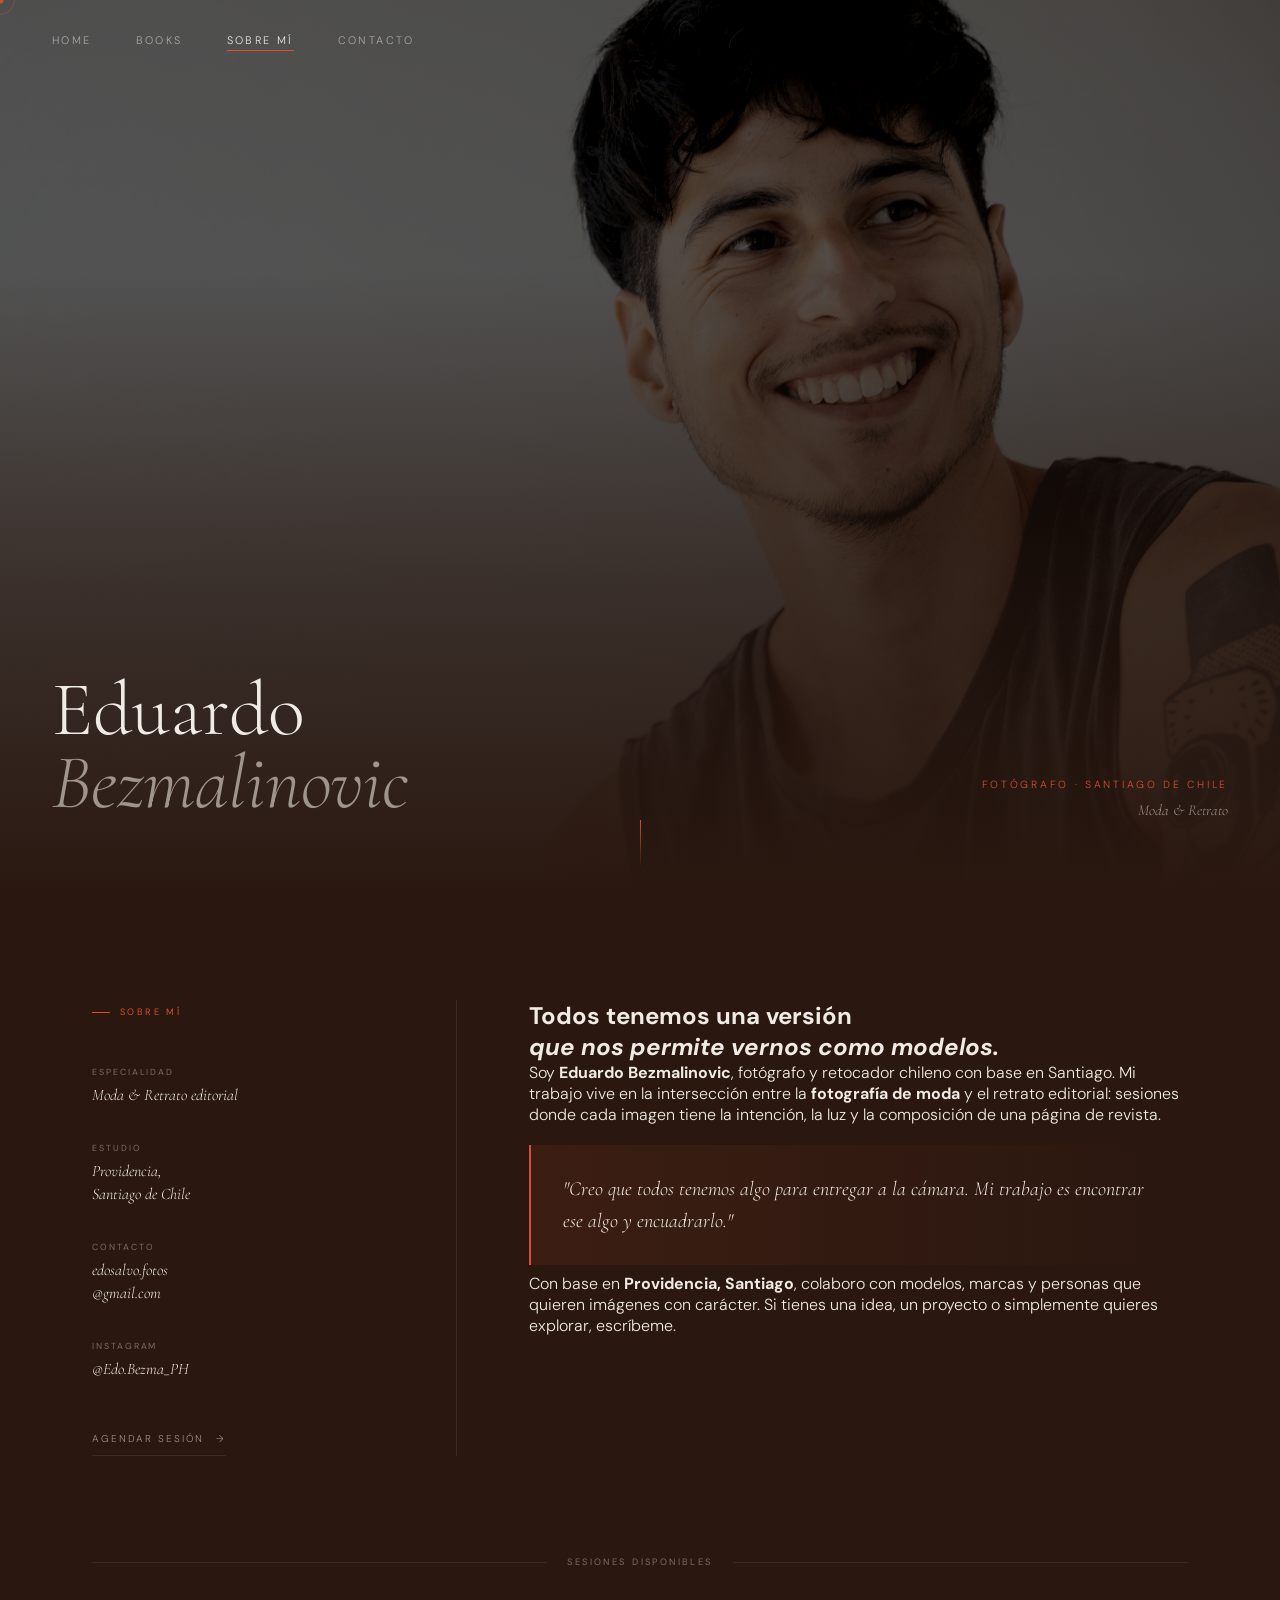
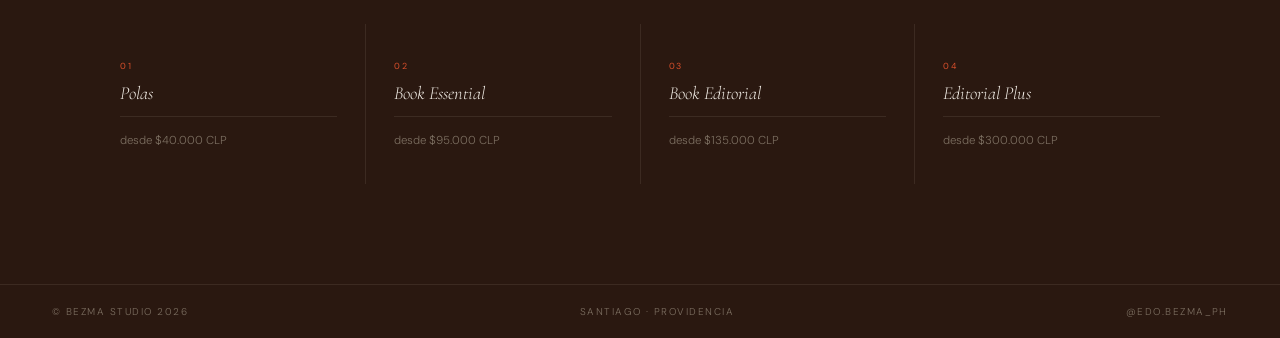
<file: about/index.html>
<!DOCTYPE html>
<html lang="es">
<head>
  <meta charset="UTF-8">
  <meta name="viewport" content="width=device-width, initial-scale=1.0">

  <title>Sobre mí | Bezma Studio — Eduardo Bezmalinovic, Fotógrafo de Moda en Santiago</title>
  <meta name="description" content="Eduardo Bezmalinovic, fotógrafo chileno especializado en moda y retrato en Santiago de Chile. Conoce su visión, su trabajo y el estudio Bezma Studio en Providencia.">
  <link rel="canonical" href="https://bezmastudio.com/about">
  <meta name="robots" content="index, follow">
  <meta name="author" content="Eduardo Bezmalinovic — Bezma Studio">

  <meta property="og:type" content="profile">
  <meta property="og:url" content="https://bezmastudio.com/about">
  <meta property="og:title" content="Sobre mí | Bezma Studio — Eduardo Bezmalinovic">
  <meta property="og:description" content="Fotógrafo chileno especializado en moda y retrato. Sesiones de fotografía editorial en Santiago de Chile.">
  <meta property="og:image" content="https://bezmastudio.com/images/og-cover.jpg">
  <meta property="og:locale" content="es_CL">
  <meta property="og:site_name" content="Bezma Studio">

  <meta name="twitter:card" content="summary_large_image">
  <meta name="twitter:title" content="Sobre mí | Bezma Studio">
  <meta name="twitter:description" content="Eduardo Bezmalinovic, fotógrafo de moda y retrato en Santiago de Chile.">
  <meta name="twitter:image" content="https://bezmastudio.com/images/og-cover.jpg">

  <script type="application/ld+json">
  {
    "@context": "https://schema.org",
    "@type": "ProfilePage",
    "name": "Sobre mí — Eduardo Bezmalinovic",
    "url": "https://bezmastudio.com/about",
    "mainEntity": {
      "@type": "Person",
      "name": "Eduardo Bezmalinovic",
      "jobTitle": "Fotógrafo de Moda y Retrato",
      "description": "Fotógrafo y retocador chileno especializado en fotografía de moda y retrato en Santiago de Chile.",
      "url": "https://bezmastudio.com",
      "email": "edosalvo.fotos@gmail.com",
      "telephone": "+56978979883",
      "image": "https://bezmastudio.com/images/yo.jpg",
      "worksFor": { "@type": "Organization", "name": "Bezma Studio" },
      "address": {
        "@type": "PostalAddress",
        "addressLocality": "Providencia",
        "addressRegion": "Región Metropolitana",
        "addressCountry": "CL"
      },
      "sameAs": ["https://www.instagram.com/edo.bezma_ph/"]
    }
  }
  </script>

  <script type="application/ld+json">
  {
    "@context": "https://schema.org",
    "@type": "BreadcrumbList",
    "itemListElement": [
      { "@type": "ListItem", "position": 1, "name": "Home",     "item": "https://bezmastudio.com/" },
      { "@type": "ListItem", "position": 2, "name": "Sobre mí", "item": "https://bezmastudio.com/about" }
    ]
  }
  </script>

  <link rel="icon" type="image/png" href="/favicon.png">
  <link rel="preconnect" href="https://fonts.googleapis.com">
  <link rel="preconnect" href="https://fonts.gstatic.com" crossorigin>
  <link href="https://fonts.googleapis.com/css2?family=Cormorant+Garamond:ital,wght@0,300;0,400;1,300;1,400;1,500&family=DM+Sans:wght@200;300;400&display=swap" rel="stylesheet">
  <link rel="stylesheet" href="/style.css">

  <style>
    /* ══════════════════════════════════════════
       TOKENS — misma paleta que contact.html
    ══════════════════════════════════════════ */
    :root {
      --bg:          #2a1810;
      --bg-mid:      #3d2118;
      --bg-light:    #4a2b1e;
      --border:       rgba(168,156,140,0.14);
      --border-hover: rgba(168,156,140,0.32);
      --tango:       #d94f2b;
      --tango-dim:   rgba(217,79,43,0.10);
      --olive:       #6b6140;
      --text:        #f0ebe4;
      --text-mid:    rgba(240,235,228,0.58);
      --text-muted:  rgba(168,156,140,0.65);
      --serif:  'Cormorant Garamond', Georgia, serif;
      --sans:   'DM Sans', sans-serif;
      --ease:   cubic-bezier(0.25, 0.1, 0.25, 1);
    }

    /* ── RESET ───────────────────────────── */
    *, *::before, *::after { box-sizing: border-box; margin: 0; padding: 0; }
    html { font-size: 16px; scroll-behavior: smooth; }

    body {
      background: var(--bg);
      color: var(--text);
      font-family: var(--sans);
      font-weight: 300;
      -webkit-font-smoothing: antialiased;
      min-height: 100vh;
      cursor: none;
      overflow-y: auto !important;
    }

    /* ── CURSOR ──────────────────────────── */
    .cursor {
      position: fixed;
      width: 7px; height: 7px;
      background: var(--tango);
      border-radius: 50%;
      pointer-events: none;
      z-index: 9999;
      transform: translate(-50%, -50%);
    }
    .cursor-ring {
      position: fixed;
      width: 30px; height: 30px;
      border: 1px solid rgba(217,79,43,0.4);
      border-radius: 50%;
      pointer-events: none;
      z-index: 9998;
      transform: translate(-50%, -50%);
      transition: width .22s var(--ease), height .22s var(--ease), border-color .22s;
    }
    a, button { cursor: none; }

    /* ── HEADER ──────────────────────────── */
    .site-header {
      position: fixed;
      top: 0; left: 0; right: 0;
      z-index: 100;
      padding: 28px 52px;
    }
    .site-nav ul { list-style: none; display: flex; gap: 44px; }
    .site-nav a {
      font-family: var(--sans);
      font-size: 0.68rem;
      font-weight: 300;
      letter-spacing: 0.22em;
      text-transform: uppercase;
      text-decoration: none;
      color: var(--text-mid);
      transition: color .25s var(--ease);
      padding-bottom: 3px;
    }
    .site-nav a:hover { color: var(--text); }
    .site-nav a[aria-current="page"] {
      color: var(--text);
      border-bottom: 1px solid var(--tango);
    }

    /* ══════════════════════════════════════════
       HERO — imagen full height con texto
    ══════════════════════════════════════════ */
    .about-hero {
      position: relative;
      height: 100vh;
      overflow: hidden;
      display: flex;
      align-items: flex-end;
    }

    .about-hero__img {
      position: absolute;
      inset: 0;
      width: 100%; height: 100%;
      object-fit: cover;
      object-position: center 15%;
      filter: brightness(0.35) contrast(1.1) saturate(0.8);
      transform: scale(1.04);
      transition: transform 12s var(--ease);
    }
    .about-hero:hover .about-hero__img { transform: scale(1.0); }

    /* Gradiente inferior */
    .about-hero::after {
      content: '';
      position: absolute; inset: 0;
      background: linear-gradient(
        to bottom,
        transparent 30%,
        rgba(42,24,16,0.6) 65%,
        var(--bg) 100%
      );
    }

    /* Texto hero */
    .hero-content {
      position: relative;
      z-index: 2;
      padding: 0 52px 80px;
      width: 100%;
      display: flex;
      align-items: flex-end;
      justify-content: space-between;
      gap: 40px;
    }

    .hero-name {
      font-family: var(--serif);
      font-size: clamp(3.2rem, 6vw, 6.5rem);
      font-weight: 300;
      line-height: 0.95;
      opacity: 0;
      animation: fadeUp 1s var(--ease) .1s forwards;
    }
    .hero-name em {
      display: block;
      font-style: italic;
      color: var(--text-mid);
    }

    .hero-meta {
      text-align: right;
      opacity: 0;
      animation: fadeUp 1s var(--ease) .3s forwards;
    }
    .hero-meta__role {
      display: block;
      font-size: 0.65rem;
      font-weight: 300;
      letter-spacing: 0.26em;
      text-transform: uppercase;
      color: var(--tango);
      margin-bottom: 8px;
    }
    .hero-meta__location {
      font-family: var(--serif);
      font-size: 0.95rem;
      font-style: italic;
      color: var(--text-mid);
    }

    /* Indicador de scroll */
    .scroll-hint {
      position: absolute;
      bottom: 32px;
      left: 50%;
      transform: translateX(-50%);
      z-index: 3;
      display: flex;
      flex-direction: column;
      align-items: center;
      gap: 8px;
      opacity: 0;
      animation: fadeUp .8s var(--ease) .8s forwards;
    }
    .scroll-hint__line {
      width: 1px;
      height: 48px;
      background: linear-gradient(to bottom, var(--tango), transparent);
      animation: scrollPulse 2s ease-in-out infinite;
    }
    .scroll-hint__label {
      font-size: 0.55rem;
      letter-spacing: 0.24em;
      text-transform: uppercase;
      color: var(--text-muted);
      display: none;
    }

    @keyframes scrollPulse {
      0%, 100% { opacity: 0.4; transform: scaleY(1); }
      50%       { opacity: 1;   transform: scaleY(1.15); }
    }

    /* ══════════════════════════════════════════
       SECCIÓN BIO — layout asimétrico
    ══════════════════════════════════════════ */
    .about-bio {
      display: grid;
      grid-template-columns: 1fr 2fr;
      gap: 0;
      padding: 100px 52px 100px;
      max-width: 1200px;
      margin: 0 auto;
      position: relative;
    }

    /* Columna izquierda — índice + datos */
    .bio-sidebar {
      padding-right: 64px;
      border-right: 1px solid var(--border);
      padding-top: 6px;
    }

    .bio-index {
      font-size: 0.58rem;
      font-weight: 400;
      letter-spacing: 0.26em;
      text-transform: uppercase;
      color: var(--tango);
      display: flex;
      align-items: center;
      gap: 10px;
      margin-bottom: 48px;
      opacity: 0;
      animation: fadeUp .8s var(--ease) .1s forwards;
    }
    .bio-index::before {
      content: '';
      width: 18px; height: 1px;
      background: var(--tango);
    }

    /* Stats / datos clave */
    .bio-stats {
      display: flex;
      flex-direction: column;
      gap: 36px;
    }

    .stat {
      opacity: 0;
      animation: fadeUp .8s var(--ease) forwards;
    }
    .stat:nth-child(1) { animation-delay: .2s; }
    .stat:nth-child(2) { animation-delay: .32s; }
    .stat:nth-child(3) { animation-delay: .44s; }
    .stat:nth-child(4) { animation-delay: .56s; }

    .stat__label {
      font-size: 0.55rem;
      font-weight: 400;
      letter-spacing: 0.22em;
      text-transform: uppercase;
      color: var(--text-muted);
      margin-bottom: 6px;
    }
    .stat__value {
      font-family: var(--serif);
      font-size: 1rem;
      font-weight: 300;
      font-style: italic;
      color: var(--text);
      line-height: 1.4;
    }

    /* CTA en sidebar */
    .sidebar-cta {
      display: inline-flex;
      align-items: center;
      gap: 12px;
      margin-top: 52px;
      text-decoration: none;
      font-size: 0.62rem;
      font-weight: 300;
      letter-spacing: 0.2em;
      text-transform: uppercase;
      color: var(--text-mid);
      border-bottom: 1px solid var(--border);
      padding-bottom: 10px;
      transition: color .25s var(--ease), border-color .25s;
      opacity: 0;
      animation: fadeUp .8s var(--ease) .65s forwards;
    }
    .sidebar-cta:hover {
      color: var(--tango);
      border-color: var(--tango);
    }
    .sidebar-cta__arrow { transition: transform .25s var(--ease); }
    .sidebar-cta:hover .sidebar-cta__arrow { transform: translateX(4px); }

    /* Columna derecha — texto */
    .bio-text {
      padding-left: 72px;
    }

    /* ══════════════════════════════════════════
       BLOQUE DE TEXTO — versión original / rewrite
       Instrucción para Eduardo:
       ─────────────────────────────────────────
       Verás dos bloques de texto aquí:
       1. class="bio-version bio-version--original"  → tu texto actual
       2. class="bio-version bio-version--rewrite"   → mi propuesta

       Para activar el que prefieras:
       - Deja visible el que quieres (sin el comentario)
       - Envuelve el otro en <!-- ... -->
       ─────────────────────────────────────────
    ══════════════════════════════════════════ -->

    <!-- ══════════════════════════════════════
         VERSIÓN A — Texto original de Eduardo
    ══════════════════════════════════════════ -->
    <!-- BORRAR ESTE COMENTARIO PARA ACTIVAR LA VERSIÓN ORIGINAL
    <div class="bio-version bio-version--original">
    </div>
    FIN VERSIÓN ORIGINAL -->

    <!-- ══════════════════════════════════════
         VERSIÓN B — Rewrite profesional (activa por defecto)
    ══════════════════════════════════════════ -->

    .bio-heading {
      font-family: var(--serif);
      font-size: clamp(1.9rem, 2.8vw, 2.8rem);
      font-weight: 300;
      line-height: 1.2;
      margin-bottom: 36px;
      opacity: 0;
      animation: fadeUp .85s var(--ease) .15s forwards;
    }
    .bio-heading em {
      font-style: italic;
      color: var(--text-mid);
    }

    .bio-body {
      display: flex;
      flex-direction: column;
      gap: 28px;
    }

    .bio-body p {
      font-size: 0.88rem;
      font-weight: 300;
      line-height: 1.95;
      color: var(--text-mid);
      opacity: 0;
      animation: fadeUp .85s var(--ease) forwards;
    }
    .bio-body p:nth-child(1) { animation-delay: .25s; }
    .bio-body p:nth-child(2) { animation-delay: .38s; }
    .bio-body p:nth-child(3) { animation-delay: .51s; }

    .bio-body p strong {
      color: var(--text);
      font-weight: 400;
    }

    /* Cita / pull quote */
    .bio-pullquote {
      margin: 20px 0 8px;
      padding: 28px 32px;
      border-left: 2px solid var(--tango);
      background: linear-gradient(to right, var(--tango-dim), transparent);
      opacity: 0;
      animation: fadeUp .85s var(--ease) .6s forwards;
    }
    .bio-pullquote p {
      font-family: var(--serif) !important;
      font-size: 1.25rem !important;
      font-style: italic;
      font-weight: 300 !important;
      color: var(--text) !important;
      line-height: 1.6 !important;
      animation: none !important;
      opacity: 1 !important;
    }

    /* ══════════════════════════════════════════
       SECCIÓN SERVICIOS — visual summary
    ══════════════════════════════════════════ */
    .about-services {
      padding: 0 52px 100px;
      max-width: 1200px;
      margin: 0 auto;
    }

    .services-divider {
      display: flex;
      align-items: center;
      gap: 20px;
      margin-bottom: 56px;
    }
    .services-divider::before,
    .services-divider::after {
      content: '';
      flex: 1;
      height: 1px;
      background: var(--border);
    }
    .services-divider span {
      font-size: 0.58rem;
      font-weight: 400;
      letter-spacing: 0.26em;
      text-transform: uppercase;
      color: var(--text-muted);
    }

    .services-grid {
      display: grid;
      grid-template-columns: repeat(4, 1fr);
      gap: 1px;
      background: var(--border);
    }

    .service-item {
      background: var(--bg);
      padding: 36px 28px;
      display: flex;
      flex-direction: column;
      gap: 10px;
      transition: background .3s var(--ease);
      text-decoration: none;
    }
    .service-item:hover { background: var(--bg-light); }

    .service-item__number {
      font-size: 0.55rem;
      font-weight: 400;
      letter-spacing: 0.2em;
      color: var(--tango);
    }
    .service-item__name {
      font-family: var(--serif);
      font-size: 1.15rem;
      font-weight: 300;
      font-style: italic;
      color: var(--text);
      line-height: 1.3;
    }
    .service-item__price {
      font-size: 0.72rem;
      font-weight: 300;
      color: var(--text-muted);
      margin-top: auto;
      padding-top: 16px;
      border-top: 1px solid var(--border);
    }

    /* ══════════════════════════════════════════
       FOOTER
    ══════════════════════════════════════════ */
    .page-footer {
      padding: 20px 52px;
      border-top: 1px solid var(--border);
      display: flex;
      align-items: center;
      justify-content: space-between;
      font-size: .62rem;
      font-weight: 300;
      letter-spacing: .15em;
      text-transform: uppercase;
      color: var(--text-muted);
    }
    .page-footer a {
      color: inherit;
      text-decoration: none;
      transition: color .2s;
    }
    .page-footer a:hover { color: var(--text); }

    /* ── ANIMACIONES ─────────────────────── */
    @keyframes fadeUp {
      from { opacity: 0; transform: translateY(20px); }
      to   { opacity: 1; transform: translateY(0); }
    }

    /* ── RESPONSIVE ──────────────────────── */
    @media (max-width: 960px) {
      .about-bio {
        grid-template-columns: 1fr;
        padding: 64px 28px;
        gap: 52px;
      }
      .bio-sidebar {
        border-right: none;
        border-bottom: 1px solid var(--border);
        padding-right: 0;
        padding-bottom: 48px;
      }
      .bio-stats { flex-direction: row; flex-wrap: wrap; gap: 28px 48px; }
      .bio-text { padding-left: 0; }

      .hero-content { padding: 0 28px 60px; flex-direction: column; align-items: flex-start; gap: 16px; }
      .hero-meta { text-align: left; }

      .site-header { padding: 20px 28px; }
      .about-services { padding: 0 28px 64px; }
    }

    @media (max-width: 640px) {
      .services-grid { grid-template-columns: repeat(2, 1fr); }
      .site-nav ul { gap: 20px; }
      .page-footer { flex-direction: column; gap: 8px; text-align: center; }
    }

    @media (max-width: 400px) {
      .services-grid { grid-template-columns: 1fr; }
    }
  </style>
</head>

<body class="about-page inner-page is-loading">

  <!-- Cursor -->
  <div class="cursor" id="cursor"></div>
  <div class="cursor-ring" id="cursor-ring"></div>

  <!-- HEADER -->
  <header class="site-header">
    <nav class="site-nav" aria-label="Navegación principal">
      <ul>
        <li><a href="/">Home</a></li>
        <li><a href="/#books">Books</a></li>
        <li><a href="/about" aria-current="page">Sobre mí</a></li>
        <li><a href="/contact">Contacto</a></li>
      </ul>
    </nav>
  </header>

  <main>

    <!-- ════════════════════════════════════════
         HERO — foto full screen
    ════════════════════════════════════════ -->
    <section class="about-hero" aria-label="Eduardo Bezmalinovic — Bezma Studio">

      <!--
        Foto de perfil / retrato tuyo, full screen.
        Reemplaza /images/yo.jpg por la imagen que prefieras.
        Ideal: vertical u horizontal, mín 1440×900px, foco en el rostro/cuerpo.
      -->
      <img class="about-hero__img"
           src="/images/yo3.jpg"
           alt="Eduardo Bezmalinovic — Fotógrafo de moda y retrato, Bezma Studio Santiago"
           loading="eager">

      <div class="hero-content">
        <h1 class="hero-name">
          Eduardo<br>
          <em>Bezmalinovic</em>
        </h1>
        <div class="hero-meta">
          <span class="hero-meta__role">Fotógrafo · Santiago de Chile</span>
          <span class="hero-meta__location">Moda &amp; Retrato</span>
        </div>
      </div>

      <!-- Indicador scroll -->
      <div class="scroll-hint" aria-hidden="true">
        <div class="scroll-hint__line"></div>
        <span class="scroll-hint__label">Scroll</span>
      </div>

    </section>


    <!-- ════════════════════════════════════════
         BIO — texto asimétrico
    ════════════════════════════════════════ -->
    <section class="about-bio" aria-labelledby="bio-heading">

      <!-- SIDEBAR — datos clave -->
      <aside class="bio-sidebar">

        <p class="bio-index">Sobre mí</p>

        <div class="bio-stats">

          <div class="stat">
            <p class="stat__label">Especialidad</p>
            <p class="stat__value">Moda &amp; Retrato editorial</p>
          </div>

          <div class="stat">
            <p class="stat__label">Estudio</p>
            <p class="stat__value">Providencia,<br>Santiago de Chile</p>
          </div>

          <div class="stat">
            <p class="stat__label">Contacto</p>
            <p class="stat__value">edosalvo.fotos<br>@gmail.com</p>
          </div>

          <div class="stat">
            <p class="stat__label">Instagram</p>
            <p class="stat__value">@Edo.Bezma_PH</p>
          </div>

        </div>

        <a href="/contact" class="sidebar-cta">
          <span>Agendar sesión</span>
          <span class="sidebar-cta__arrow">→</span>
        </a>

      </aside>

      <!-- TEXTO PRINCIPAL -->
      <div class="bio-text">

        <!-- ════════════════════════════════════
             ▶ VERSIÓN ACTIVA: REWRITE PROFESIONAL
             ════════════════════════════════════
             Para volver al texto original, borra este bloque
             y descomenta el bloque "VERSIÓN ORIGINAL" al final.
        ════════════════════════════════════ -->
        <h2 class="bio-heading" id="bio-heading">
          Todos tenemos una versión<br>
          <em>que nos permite vernos como modelos.</em>
        </h2>

        <div class="bio-body">
          
          <p>
            Soy <strong>Eduardo Bezmalinovic</strong>, fotógrafo y retocador chileno
            con base en Santiago. Mi trabajo vive en la intersección entre
            la <strong>fotografía de moda</strong> y el retrato editorial:
            sesiones donde cada imagen tiene la intención, la luz y la composición
            de una página de revista.
          </p>

          <div class="bio-pullquote">
            <p>
              "Creo que todos tenemos algo para entregar a la cámara.
              Mi trabajo es encontrar ese algo y encuadrarlo."
            </p>
          </div>

          <p>
            Con base en <strong>Providencia, Santiago</strong>,
            colaboro con modelos, marcas y personas que quieren
            imágenes con carácter. Si tienes una idea, un proyecto
            o simplemente quieres explorar, escríbeme.
          </p>
        </div>


        <!-- ════════════════════════════════════
             ▶ VERSIÓN ORIGINAL — descomenta para activar
             ════════════════════════════════════
        <h2 class="bio-heading" id="bio-heading">
          Sobre <em>mí</em>
        </h2>

        <div class="bio-body">
          <p>
            Hola, soy Eduardo Bezmalinovic, fotógrafo y retocador chileno.
            Mi enfoque es la fotografía de moda, a partir de esta motivación,
            busco que en cada sesión te sientas parte de una revista,
            teniendo como resultado imágenes con estilo y elegancia.
          </p>
          <p>
            Creo fielmente en que todos tenemos algo para entregar a la cámara,
            simplemente algunas personas necesitan menos ayuda que otras.
            Déjame ayudarte a mostrar tu mejor versión.
          </p>
        </div>
        ════════════════════════════════════ -->

      </div><!-- /bio-text -->

    </section>


    <!-- ════════════════════════════════════════
         SERVICIOS — resumen visual
    ════════════════════════════════════════ -->
    <section class="about-services" aria-label="Servicios fotográficos Bezma Studio">

      <div class="services-divider">
        <span>Sesiones disponibles</span>
      </div>

      <div class="services-grid" role="list">

        <a href="/#books" class="service-item" role="listitem"
           aria-label="Polas — Sesión rápida $40.000 CLP">
          <span class="service-item__number">01</span>
          <span class="service-item__name">Polas</span>
          <span class="service-item__price">desde $40.000 CLP</span>
        </a>

        <a href="/#books" class="service-item" role="listitem"
           aria-label="Book Essential — $95.000 CLP">
          <span class="service-item__number">02</span>
          <span class="service-item__name">Book Essential</span>
          <span class="service-item__price">desde $95.000 CLP</span>
        </a>

        <a href="/#books" class="service-item" role="listitem"
           aria-label="Book Editorial — desde $135.000 CLP">
          <span class="service-item__number">03</span>
          <span class="service-item__name">Book Editorial</span>
          <span class="service-item__price">desde $135.000 CLP</span>
        </a>

        <a href="/#books" class="service-item" role="listitem"
           aria-label="Book Editorial Plus — desde $300.000 CLP">
          <span class="service-item__number">04</span>
          <span class="service-item__name">Editorial Plus</span>
          <span class="service-item__price">desde $300.000 CLP</span>
        </a>

      </div>

    </section>

  </main>

  <!-- FOOTER -->
  <footer class="page-footer" itemscope itemtype="https://schema.org/LocalBusiness">
    <span>© Bezma Studio <span id="year"></span></span>
    <span itemprop="address" itemscope itemtype="https://schema.org/PostalAddress">
      <span itemprop="addressLocality">Santiago</span> ·
      <span itemprop="addressRegion">Providencia</span>
    </span>
    <a href="https://www.instagram.com/edo.bezma_ph/"
       target="_blank" rel="noopener" itemprop="sameAs">@Edo.Bezma_PH</a>
  </footer>

  <!-- JS -->
  <script src="/js/menu.js"></script>
  <script src="/js/pagetransitions.js"></script>

  <script>
    /* AÑO */
    document.getElementById('year').textContent = new Date().getFullYear();

    /* CURSOR */
    const cur  = document.getElementById('cursor');
    const ring = document.getElementById('cursor-ring');
    let mx = 0, my = 0, rx = 0, ry = 0;

    document.addEventListener('mousemove', e => {
      mx = e.clientX; my = e.clientY;
      cur.style.left = mx + 'px';
      cur.style.top  = my + 'px';
    });
    (function tick() {
      rx += (mx - rx) * .11;
      ry += (my - ry) * .11;
      ring.style.left = rx + 'px';
      ring.style.top  = ry + 'px';
      requestAnimationFrame(tick);
    })();
    document.querySelectorAll('a, button').forEach(el => {
      el.addEventListener('mouseenter', () => {
        ring.style.width  = '50px';
        ring.style.height = '50px';
        ring.style.borderColor = 'rgba(217,79,43,0.7)';
      });
      el.addEventListener('mouseleave', () => {
        ring.style.width  = '30px';
        ring.style.height = '30px';
        ring.style.borderColor = 'rgba(217,79,43,0.4)';
      });
    });

    /* ANIMACIÓN ON SCROLL — activa elementos cuando entran en viewport */
    const observer = new IntersectionObserver((entries) => {
      entries.forEach(entry => {
        if (entry.isIntersecting) {
          entry.target.style.animationPlayState = 'running';
        }
      });
    }, { threshold: 0.15 });

    /* Pausa animaciones hasta que sean visibles */
    document.querySelectorAll(
      '.bio-index, .stat, .sidebar-cta, .bio-heading, .bio-body p, .bio-pullquote'
    ).forEach(el => {
      el.style.animationPlayState = 'paused';
      observer.observe(el);
    });
  </script>

</body>
</html>
</file>
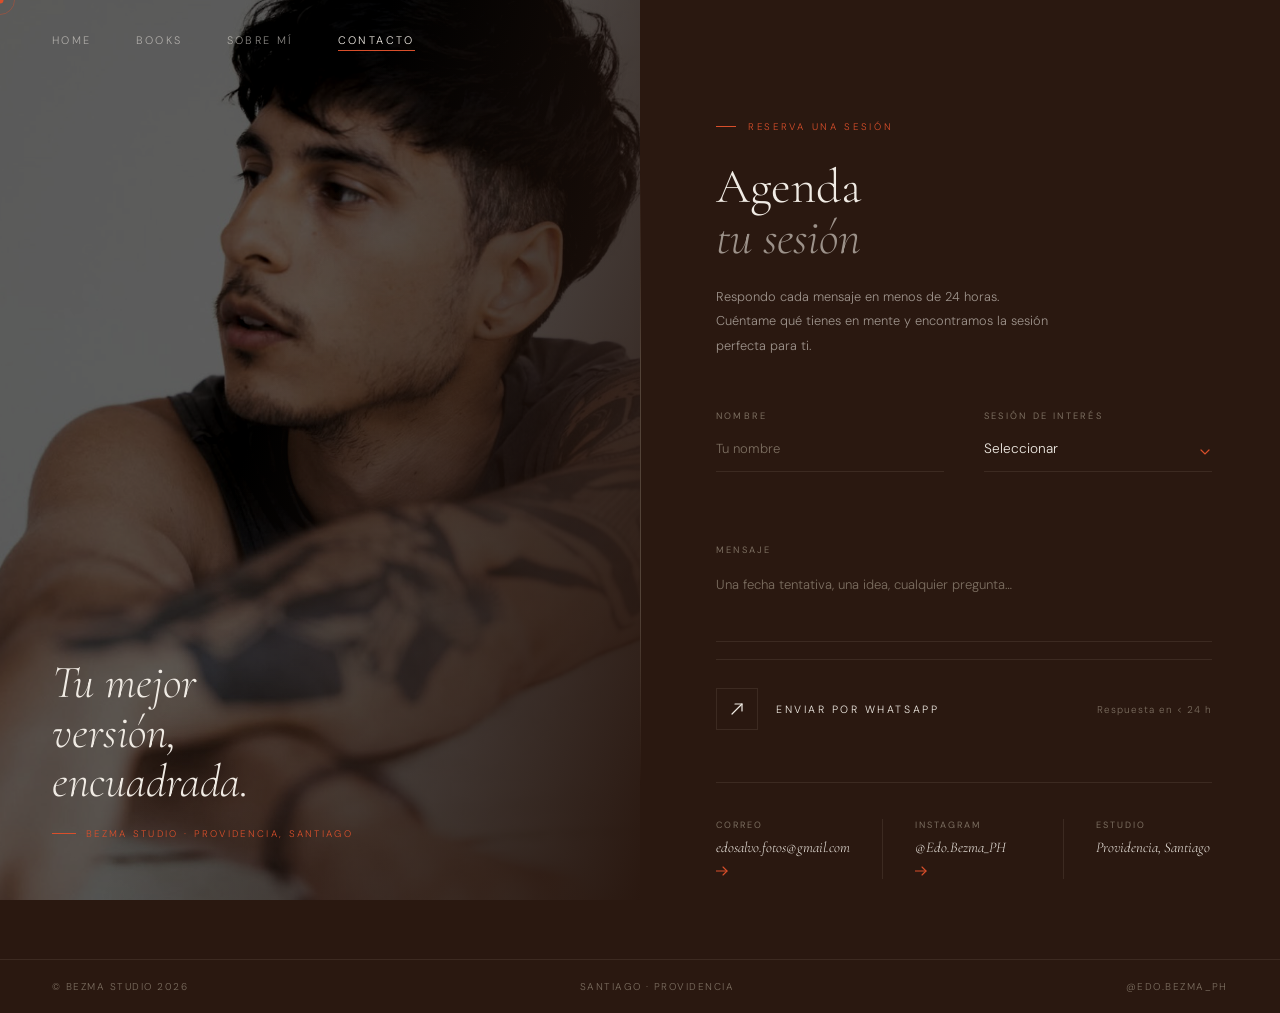
<file: contact/index.html>
<!DOCTYPE html>
<html lang="es">
<head>
  <meta charset="UTF-8">
  <meta name="viewport" content="width=device-width, initial-scale=1.0">

  <title>Contacto | Bezma Studio — Fotógrafo de Moda en Santiago de Chile</title>
  <meta name="description" content="Agenda tu sesión fotográfica con Bezma Studio en Santiago de Chile. Books de moda y retrato desde $40.000 CLP. Escríbenos por WhatsApp o correo y reserva tu fecha.">
  <link rel="canonical" href="https://bezmastudio.com/contact">
  <meta name="robots" content="index, follow">
  <meta name="author" content="Eduardo Bezmalinovic — Bezma Studio">

  <meta property="og:type" content="website">
  <meta property="og:url" content="https://bezmastudio.com/contact">
  <meta property="og:title" content="Contacto | Bezma Studio — Fotógrafo de Moda en Santiago">
  <meta property="og:description" content="Agenda tu sesión fotográfica en Santiago. Books de moda y retrato con maquillaje incluido.">
  <meta property="og:image" content="https://bezmastudio.com/images/og-cover.jpg">
  <meta property="og:locale" content="es_CL">
  <meta property="og:site_name" content="Bezma Studio">

  <meta name="twitter:card" content="summary_large_image">
  <meta name="twitter:title" content="Contacto | Bezma Studio">
  <meta name="twitter:description" content="Agenda tu sesión fotográfica en Santiago. Books desde $40.000 CLP.">
  <meta name="twitter:image" content="https://bezmastudio.com/images/og-cover.jpg">

  <script type="application/ld+json">
  {
    "@context": "https://schema.org",
    "@type": "ContactPage",
    "name": "Contacto — Bezma Studio",
    "url": "https://bezmastudio.com/contact",
    "mainEntity": {
      "@type": "LocalBusiness",
      "name": "Bezma Studio",
      "email": "edosalvo.fotos@gmail.com",
      "telephone": "+56978979883",
      "address": {
        "@type": "PostalAddress",
        "addressLocality": "Providencia",
        "addressRegion": "Región Metropolitana",
        "addressCountry": "CL"
      },
      "sameAs": ["https://www.instagram.com/edo.bezma_ph/"]
    }
  }
  </script>

  <script type="application/ld+json">
  {
    "@context": "https://schema.org",
    "@type": "BreadcrumbList",
    "itemListElement": [
      { "@type": "ListItem", "position": 1, "name": "Home",     "item": "https://bezmastudio.com/" },
      { "@type": "ListItem", "position": 2, "name": "Contacto", "item": "https://bezmastudio.com/contact" }
    ]
  }
  </script>

  <link rel="icon" type="image/png" href="/favicon.png">
  <link rel="preconnect" href="https://fonts.googleapis.com">
  <link rel="preconnect" href="https://fonts.gstatic.com" crossorigin>
  <link href="https://fonts.googleapis.com/css2?family=Cormorant+Garamond:ital,wght@0,300;0,400;1,300;1,400&family=DM+Sans:wght@200;300;400&display=swap" rel="stylesheet">
  <link rel="stylesheet" href="/style.css">

  <style>
    /* ══════════════════════════════════════════
       DESIGN TOKENS — Pantone palette
       ─────────────────────────────────────────
       Chicory Coffee  19-1419  #3d2118  → fondo base
       Martini Olive   18-0625  #6b6140  → acento neutro / bordes
       Avocado Oil     16-0640  #8b8420  → acento medio
       Lemon Pepper    16-1119  #a89c8c  → texto muted
       Tangerine Tango 17-1463  #d94f2b  → acento de acción
       Sunny Lime      12-0741  #cede7a  → acento luminoso puntual
    ══════════════════════════════════════════ */
    :root {
      /* Fondos */
      --bg:          #2a1810;   /* Chicory Coffee oscurecido — fondo página */
      --bg-mid:      #3d2118;   /* Chicory Coffee puro — superficies */
      --bg-light:    #4a2b1e;   /* Chicory Coffee claro — hover sutil */

      /* Bordes */
      --border:       rgba(168,156,140,0.14);   /* Lemon Pepper muy tenue */
      --border-hover: rgba(168,156,140,0.32);

      /* Acentos */
      --tango:       #d94f2b;   /* Tangerine Tango — CTA principal */
      --tango-dim:   rgba(217,79,43,0.12);
      --olive:       #6b6140;   /* Martini Olive — acento secundario */
      --olive-light: #8b8420;   /* Avocado Oil — hover de olive */
      --lime-dim:    rgba(206,222,122,0.08); /* Sunny Lime suavísimo — detalle */

      /* Texto */
      --text:        #f0ebe4;   /* Blanco cálido */
      --text-mid:    rgba(240,235,228,0.58);
      --text-muted:  rgba(168,156,140,0.65); /* Lemon Pepper */

      /* Tipografía */
      --serif:  'Cormorant Garamond', Georgia, serif;
      --sans:   'DM Sans', sans-serif;
      --ease:   cubic-bezier(0.25, 0.1, 0.25, 1);
    }

    /* ── RESET ───────────────────────────── */
    *, *::before, *::after { box-sizing: border-box; margin: 0; padding: 0; }
    html { font-size: 16px; }

    body {
      background: var(--bg);
      color: var(--text);
      font-family: var(--sans);
      font-weight: 300;
      -webkit-font-smoothing: antialiased;
      min-height: 100vh;
      cursor: none;
    }

    /* ── CURSOR LUJO ─────────────────────── */
    .cursor {
      position: fixed;
      width: 7px; height: 7px;
      background: var(--tango);
      border-radius: 50%;
      pointer-events: none;
      z-index: 9999;
      transform: translate(-50%, -50%);
    }
    .cursor-ring {
      position: fixed;
      width: 30px; height: 30px;
      border: 1px solid rgba(217,79,43,0.4);
      border-radius: 50%;
      pointer-events: none;
      z-index: 9998;
      transform: translate(-50%, -50%);
      transition: width .22s var(--ease), height .22s var(--ease), border-color .22s;
    }
    a, button { cursor: none; }

    /* ── HEADER / NAV ────────────────────── */
    .site-header {
      position: fixed;
      top: 0; left: 0; right: 0;
      z-index: 100;
      padding: 28px 52px;
      display: flex;
      align-items: center;
      justify-content: space-between;
    }

    .site-nav ul { list-style: none; display: flex; gap: 44px; }

    .site-nav a {
      font-family: var(--sans);
      font-size: 0.68rem;
      font-weight: 300;
      letter-spacing: 0.22em;
      text-transform: uppercase;
      text-decoration: none;
      color: var(--text-mid);
      transition: color .25s var(--ease);
      padding-bottom: 3px;
    }
    .site-nav a:hover { color: var(--text); }
    .site-nav a[aria-current="page"] {
      color: var(--text);
      border-bottom: 1px solid var(--tango);
    }

    /* ── LAYOUT DOS COLUMNAS ─────────────── */
    .contact-layout {
      display: grid;
      grid-template-columns: 1fr 1fr;
      min-height: 100vh;
    }

    /* ── COLUMNA IZQUIERDA — imagen ──────── */
    .contact-visual {
      position: sticky;
      top: 0;
      height: 100vh;
      overflow: hidden;
    }

    .contact-visual img {
      width: 100%; height: 100%;
      object-fit: cover;
      object-position: center 20%;
      display: block;
      filter: brightness(0.38) contrast(1.1) saturate(0.85);
      transform: scale(1.04);
      transition: transform 10s var(--ease);
    }
    .contact-visual:hover img { transform: scale(1.0); }

    /* Gradiente lateral hacia el fondo */
    .contact-visual::after {
      content: '';
      position: absolute; inset: 0;
      background: linear-gradient(
        108deg,
        transparent 42%,
        var(--bg) 100%
      );
    }

    /* Claim flotante */
    .visual-claim {
      position: absolute;
      bottom: 60px; left: 52px;
      z-index: 2;
    }
    .visual-claim__line {
      display: block;
      font-family: var(--serif);
      font-size: clamp(2.6rem, 3.6vw, 4rem);
      font-weight: 300;
      font-style: italic;
      line-height: 1.08;
      color: var(--text);
      opacity: 0;
      transform: translateY(22px);
      animation: fadeUp 1s var(--ease) forwards;
    }
    .visual-claim__line:nth-child(2) { animation-delay: .12s; }
    .visual-claim__line:nth-child(3) { animation-delay: .24s; }

    .visual-claim__badge {
      display: inline-flex;
      align-items: center;
      gap: 10px;
      margin-top: 20px;
      font-family: var(--sans);
      font-size: 0.6rem;
      font-weight: 300;
      letter-spacing: 0.24em;
      text-transform: uppercase;
      color: var(--tango);
      opacity: 0;
      animation: fadeUp 1s var(--ease) .38s forwards;
    }
    .visual-claim__badge::before {
      content: '';
      display: block;
      width: 24px; height: 1px;
      background: var(--tango);
    }

    /* ── COLUMNA DERECHA — contenido ─────── */
    .contact-content {
      display: flex;
      flex-direction: column;
      justify-content: center;
      padding: 120px 68px 80px 76px;
      position: relative;
    }

    /* Línea vertical decorativa */
    .contact-content::before {
      content: '';
      position: absolute;
      left: 0; top: 18%; height: 64%;
      width: 1px;
      background: linear-gradient(to bottom,
        transparent,
        var(--border-hover) 30%,
        var(--border-hover) 70%,
        transparent
      );
    }

    /* Tag de sección */
    .section-tag {
      font-size: 0.6rem;
      font-weight: 300;
      letter-spacing: 0.28em;
      text-transform: uppercase;
      color: var(--tango);
      margin-bottom: 28px;
      display: flex;
      align-items: center;
      gap: 12px;
      opacity: 0;
      animation: fadeUp .8s var(--ease) .15s forwards;
    }
    .section-tag::before {
      content: '';
      width: 20px; height: 1px;
      background: var(--tango);
    }

    /* Título */
    .contact-title {
      font-family: var(--serif);
      font-size: clamp(2.8rem, 3.8vw, 4.4rem);
      font-weight: 300;
      line-height: 1.05;
      margin-bottom: 22px;
      opacity: 0;
      animation: fadeUp .85s var(--ease) .25s forwards;
    }
    .contact-title em {
      font-style: italic;
      color: var(--text-mid);
    }

    /* Descripción */
    .contact-intro {
      font-size: 0.8rem;
      font-weight: 300;
      line-height: 1.9;
      color: var(--text-mid);
      max-width: 340px;
      margin-bottom: 52px;
      opacity: 0;
      animation: fadeUp .85s var(--ease) .35s forwards;
    }

    /* ── FORMULARIO ──────────────────────── */
    .booking-form {
      display: flex;
      flex-direction: column;
      opacity: 0;
      animation: fadeUp .85s var(--ease) .45s forwards;
    }

    .form-row {
      display: grid;
      grid-template-columns: 1fr 1fr;
      gap: 40px;
      margin-bottom: 36px;
    }

    .field { position: relative; }
    .field + .field { margin-bottom: 36px; }

    /* Label */
    .field label {
      display: block;
      font-size: 0.58rem;
      font-weight: 400;
      letter-spacing: 0.24em;
      text-transform: uppercase;
      color: var(--text-muted);
      margin-bottom: 10px;
      transition: color .3s var(--ease);
    }
    .field:focus-within label { color: var(--tango); }

    /* Input / select / textarea */
    .field input,
    .field select,
    .field textarea {
      width: 100%;
      background: transparent;
      border: none;
      border-bottom: 1px solid var(--border);
      padding: 8px 0 14px;
      font-family: var(--sans);
      font-size: 0.85rem;
      font-weight: 300;
      color: var(--text);
      outline: none;
      appearance: none;
      -webkit-appearance: none;
      border-radius: 0;
      transition: border-color .3s var(--ease);
    }
    .field input:focus,
    .field select:focus,
    .field textarea:focus {
      border-bottom-color: rgba(217,79,43,0.35);
    }

    /* Barra animada Tangerine Tango */
    .field-underline {
      position: absolute;
      bottom: 0; left: 0;
      width: 0; height: 1px;
      background: var(--tango);
      transition: width .45s var(--ease);
    }
    .field:focus-within .field-underline { width: 100%; }

    ::placeholder { color: var(--text-muted); font-weight: 300; font-size: .82rem; }

    /* Select arrow — color tango */
    .field select {
      background-image: url("data:image/svg+xml,%3Csvg xmlns='http://www.w3.org/2000/svg' width='10' height='6'%3E%3Cpath d='M1 1l4 4 4-4' stroke='%23d94f2b' stroke-width='1.2' stroke-linecap='round' fill='none'/%3E%3C/svg%3E");
      background-repeat: no-repeat;
      background-position: right 2px center;
      padding-right: 20px;
    }
    .field select option { background: var(--bg-mid); color: var(--text); }

    .field textarea { resize: none; height: 76px; line-height: 1.75; }

    /* ── BOTÓN SUBMIT ────────────────────── */
    .submit-row {
      margin-top: 12px;
      border-top: 1px solid var(--border);
      padding-top: 28px;
      display: flex;
      align-items: center;
      justify-content: space-between;
    }

    .btn-submit {
      background: transparent;
      border: none;
      color: var(--text);
      font-family: var(--sans);
      font-size: 0.66rem;
      font-weight: 300;
      letter-spacing: 0.24em;
      text-transform: uppercase;
      display: flex;
      align-items: center;
      gap: 18px;
      padding: 0;
      transition: color .3s var(--ease);
    }
    .btn-submit:hover { color: var(--tango); }

    .btn-icon {
      width: 42px; height: 42px;
      border: 1px solid var(--border);
      display: flex;
      align-items: center;
      justify-content: center;
      font-size: 1rem;
      transition: all .35s var(--ease);
      flex-shrink: 0;
    }
    .btn-submit:hover .btn-icon {
      border-color: var(--tango);
      background: var(--tango-dim);
      transform: rotate(45deg);
    }

    .submit-note {
      font-size: 0.62rem;
      font-weight: 300;
      color: var(--text-muted);
      letter-spacing: .1em;
    }

    /* ── ESTADO ÉXITO ────────────────────── */
    .form-success {
      display: none;
      border-top: 1px solid var(--border);
      padding-top: 28px;
      margin-top: 12px;
    }
    .form-success.visible { display: block; }

    .success-dot {
      width: 5px; height: 5px;
      background: var(--tango);
      border-radius: 50%;
      margin-bottom: 16px;
    }
    .success-title {
      font-family: var(--serif);
      font-size: 1.5rem;
      font-weight: 300;
      font-style: italic;
      margin-bottom: 10px;
    }
    .success-sub {
      font-size: 0.78rem;
      font-weight: 300;
      color: var(--text-mid);
      line-height: 1.8;
    }

    /* ── CANALES ALTERNATIVOS ────────────── */
    .alt-channels {
      display: flex;
      margin-top: 52px;
      padding-top: 36px;
      border-top: 1px solid var(--border);
      gap: 0;
      opacity: 0;
      animation: fadeUp .85s var(--ease) .6s forwards;
    }

    .channel {
      flex: 1;
      display: flex;
      flex-direction: column;
      gap: 7px;
      text-decoration: none;
      transition: opacity .25s;
    }
    .channel:hover { opacity: .55; }

    .channel + .channel {
      padding-left: 32px;
      margin-left: 32px;
      border-left: 1px solid var(--border);
    }

    .channel__label {
      font-size: .57rem;
      font-weight: 400;
      letter-spacing: .22em;
      text-transform: uppercase;
      color: var(--text-muted);
    }
    .channel__value {
      font-family: var(--serif);
      font-size: .92rem;
      font-weight: 300;
      font-style: italic;
      color: var(--text);
    }
    .channel__arrow {
      font-size: .7rem;
      color: var(--tango);
      margin-top: 2px;
    }

    /* ── FOOTER ──────────────────────────── */
    .page-footer {
      padding: 20px 52px;
      border-top: 1px solid var(--border);
      display: flex;
      align-items: center;
      justify-content: space-between;
      font-size: .62rem;
      font-weight: 300;
      letter-spacing: .15em;
      text-transform: uppercase;
      color: var(--text-muted);
    }
    .page-footer a {
      color: inherit;
      text-decoration: none;
      transition: color .2s;
    }
    .page-footer a:hover { color: var(--text); }

    /* ── ANIMACIONES ─────────────────────── */
    @keyframes fadeUp {
      from { opacity: 0; transform: translateY(20px); }
      to   { opacity: 1; transform: translateY(0); }
    }

    /* ── RESPONSIVE ──────────────────────── */
    @media (max-width: 960px) {
      .contact-layout { grid-template-columns: 1fr; }

      .contact-visual {
        position: relative;
        height: 55vw;
        min-height: 280px;
      }
      .contact-visual::after {
        background: linear-gradient(to bottom, transparent 30%, var(--bg) 100%);
      }
      .visual-claim { bottom: 28px; left: 28px; }

      .contact-content { padding: 40px 28px 64px; }
      .contact-content::before { display: none; }
      .site-header { padding: 20px 28px; }
    }

    @media (max-width: 560px) {
      .form-row { grid-template-columns: 1fr; gap: 0; }
      .form-row .field { margin-bottom: 36px; }
      .site-nav ul { gap: 22px; }
      .alt-channels { flex-direction: column; gap: 0; }
      .channel + .channel {
        border-left: none;
        border-top: 1px solid var(--border);
        padding-left: 0; margin-left: 0;
        padding-top: 24px; margin-top: 24px;
      }
      .page-footer { flex-direction: column; gap: 8px; text-align: center; }
    }
  </style>
</head>

<body class="contact-page inner-page is-loading">

  <!-- Cursor -->
  <div class="cursor" id="cursor"></div>
  <div class="cursor-ring" id="cursor-ring"></div>

  <!-- HEADER -->
  <header class="site-header">
    <nav class="site-nav" aria-label="Navegación principal">
      <ul>
        <li><a href="/">Home</a></li>
        <li><a href="/#books">Books</a></li>
        <li><a href="/about">Sobre mí</a></li>
        <li><a href="/contact" aria-current="page">Contacto</a></li>
      </ul>
    </nav>
  </header>

  <main>
    <div class="contact-layout">

      <!-- ════════════════════════════════
           COLUMNA IZQUIERDA — imagen
      ════════════════════════════════ -->
      <div class="contact-visual" aria-hidden="true">
        <!--
          Imagen vertical de tu trabajo, mín. 900×1200px.
          Reemplaza /images/yo.jpg por la foto que prefieras.
        -->
        <img src="/images/yo.jpg"
             alt="Fotografía de moda — Bezma Studio Santiago"
             loading="eager">

        <div class="visual-claim">
          <span class="visual-claim__line">Tu mejor</span>
          <span class="visual-claim__line">versión,</span>
          <span class="visual-claim__line">encuadrada.</span>
          <span class="visual-claim__badge">Bezma Studio · Providencia, Santiago</span>
        </div>
      </div>

      <!-- ════════════════════════════════
           COLUMNA DERECHA — formulario
      ════════════════════════════════ -->
      <div class="contact-content">

        <span class="section-tag">Reserva una sesión</span>

        <h1 class="contact-title">
          Agenda<br><em>tu sesión</em>
        </h1>

        <p class="contact-intro">
          Respondo cada mensaje en menos de 24 horas.
          Cuéntame qué tienes en mente y encontramos
          la sesión perfecta para ti.
        </p>

        <!-- FORMULARIO → WhatsApp -->
        <form class="booking-form" id="contact-form" novalidate
              aria-label="Formulario para agendar sesión fotográfica">

          <div class="form-row">
            <div class="field">
              <label for="nombre">Nombre</label>
              <input type="text" id="nombre" name="nombre"
                     placeholder="Tu nombre"
                     autocomplete="given-name" required>
              <div class="field-underline"></div>
            </div>

            <div class="field">
              <label for="servicio">Sesión de interés</label>
              <select id="servicio" name="servicio" required>
                <option value="" disabled selected>Seleccionar</option>
                <option value="Polas — $40.000 CLP">Polas — $40.000 CLP</option>
                <option value="Book Essential — $95.000 CLP">Book Essential — $95.000 CLP</option>
                <option value="Book Editorial — desde $135.000 CLP">Book Editorial — $135.000 CLP</option>
                <option value="Book Editorial Plus — desde $300.000 CLP">Editorial Plus — $300.000 CLP</option>
                <option value="Aún no lo sé">Aún no lo sé</option>
              </select>
              <div class="field-underline"></div>
            </div>
          </div>

          <div class="field">
            <label for="mensaje">Mensaje</label>
            <textarea id="mensaje" name="mensaje"
                      placeholder="Una fecha tentativa, una idea, cualquier pregunta…"></textarea>
            <div class="field-underline"></div>
          </div>

          <!-- Submit -->
          <div class="submit-row" id="submit-row">
            <button type="submit" class="btn-submit">
              <span class="btn-icon">
                <svg width="14" height="14" viewBox="0 0 14 14" fill="none" xmlns="http://www.w3.org/2000/svg" aria-hidden="true">
                  <line x1="2" y1="12" x2="12" y2="2" stroke="currentColor" stroke-width="1.2" stroke-linecap="round"/>
                  <polyline points="5,2 12,2 12,9" stroke="currentColor" stroke-width="1.2" stroke-linecap="round" stroke-linejoin="round" fill="none"/>
                </svg>
              </span>
              <span>Enviar por WhatsApp</span>
            </button>
            <span class="submit-note">Respuesta en &lt; 24 h</span>
          </div>

          <!-- Confirmación -->
          <div class="form-success" id="form-success" role="status" aria-live="polite">
            <div class="success-dot"></div>
            <p class="success-title">Mensaje preparado.</p>
            <p class="success-sub">
              Se abrió WhatsApp con tu consulta lista.<br>
              Respondo en menos de 24 horas.
            </p>
          </div>

        </form>

        <!-- CANALES ALTERNATIVOS -->
        <div class="alt-channels" aria-label="Otras formas de contacto">

          <a href="mailto:edosalvo.fotos@gmail.com" class="channel"
             aria-label="Enviar correo a edosalvo.fotos@gmail.com">
            <span class="channel__label">Correo</span>
            <span class="channel__value">edosalvo.fotos@gmail.com</span>
            <span class="channel__arrow">
              <svg width="13" height="10" viewBox="0 0 13 10" fill="none" xmlns="http://www.w3.org/2000/svg" aria-hidden="true">
                <line x1="0" y1="5" x2="11" y2="5" stroke="currentColor" stroke-width="1.1" stroke-linecap="round"/>
                <polyline points="7,1 11,5 7,9" stroke="currentColor" stroke-width="1.1" stroke-linecap="round" stroke-linejoin="round" fill="none"/>
              </svg>
            </span>
          </a>

          <a href="https://www.instagram.com/edo.bezma_ph/"
             target="_blank" rel="noopener" class="channel"
             aria-label="Instagram @Edo.Bezma_PH">
            <span class="channel__label">Instagram</span>
            <span class="channel__value">@Edo.Bezma_PH</span>
            <span class="channel__arrow">
              <svg width="13" height="10" viewBox="0 0 13 10" fill="none" xmlns="http://www.w3.org/2000/svg" aria-hidden="true">
                <line x1="0" y1="5" x2="11" y2="5" stroke="currentColor" stroke-width="1.1" stroke-linecap="round"/>
                <polyline points="7,1 11,5 7,9" stroke="currentColor" stroke-width="1.1" stroke-linecap="round" stroke-linejoin="round" fill="none"/>
              </svg>
            </span>
          </a>

          <div class="channel" role="presentation">
            <span class="channel__label">Estudio</span>
            <span class="channel__value">Providencia, Santiago</span>
          </div>

        </div>

      </div><!-- /contact-content -->

    </div><!-- /contact-layout -->
  </main>

  <!-- FOOTER -->
  <footer class="page-footer" itemscope itemtype="https://schema.org/LocalBusiness">
    <span>© Bezma Studio <span id="year"></span></span>
    <span itemprop="address" itemscope itemtype="https://schema.org/PostalAddress">
      <span itemprop="addressLocality">Santiago</span> ·
      <span itemprop="addressRegion">Providencia</span>
    </span>
    <a href="https://www.instagram.com/edo.bezma_ph/"
       target="_blank" rel="noopener" itemprop="sameAs">@Edo.Bezma_PH</a>
  </footer>

  <!-- JS del site -->
  <script src="/js/menu.js"></script>
  <script src="/js/pagetransitions.js"></script>

  <script>
    /* AÑO AUTOMÁTICO */
    document.getElementById('year').textContent = new Date().getFullYear();

    /* CURSOR */
    const cur  = document.getElementById('cursor');
    const ring = document.getElementById('cursor-ring');
    let mx = 0, my = 0, rx = 0, ry = 0;

    document.addEventListener('mousemove', e => {
      mx = e.clientX; my = e.clientY;
      cur.style.left = mx + 'px';
      cur.style.top  = my + 'px';
    });
    (function tick() {
      rx += (mx - rx) * .11;
      ry += (my - ry) * .11;
      ring.style.left = rx + 'px';
      ring.style.top  = ry + 'px';
      requestAnimationFrame(tick);
    })();
    document.querySelectorAll('a, button').forEach(el => {
      el.addEventListener('mouseenter', () => {
        ring.style.width  = '50px';
        ring.style.height = '50px';
        ring.style.borderColor = 'rgba(217,79,43,0.7)';
      });
      el.addEventListener('mouseleave', () => {
        ring.style.width  = '30px';
        ring.style.height = '30px';
        ring.style.borderColor = 'rgba(217,79,43,0.4)';
      });
    });

    /* FORMULARIO → WHATSAPP */
    const WA_NUMBER = '56978979883';

    document.getElementById('contact-form').addEventListener('submit', function(e) {
      e.preventDefault();

      const nombre   = document.getElementById('nombre').value.trim();
      const servicio = document.getElementById('servicio').value;
      const mensaje  = document.getElementById('mensaje').value.trim();

      if (!nombre)   { document.getElementById('nombre').focus(); return; }
      if (!servicio) { document.getElementById('servicio').focus(); return; }

      let txt = `Hola Eduardo, soy *${nombre}* y me interesa agendar una sesión en Bezma Studio.`;
      txt += `\n\n📸 *Sesión de interés:* ${servicio}`;
      if (mensaje) txt += `\n\n💬 *Mensaje:* ${mensaje}`;

      window.open(
        `https://wa.me/${WA_NUMBER}?text=${encodeURIComponent(txt)}`,
        '_blank', 'noopener'
      );

      document.getElementById('submit-row').style.display = 'none';
      document.getElementById('form-success').classList.add('visible');
    });
  </script>

</body>
</html>
</file>
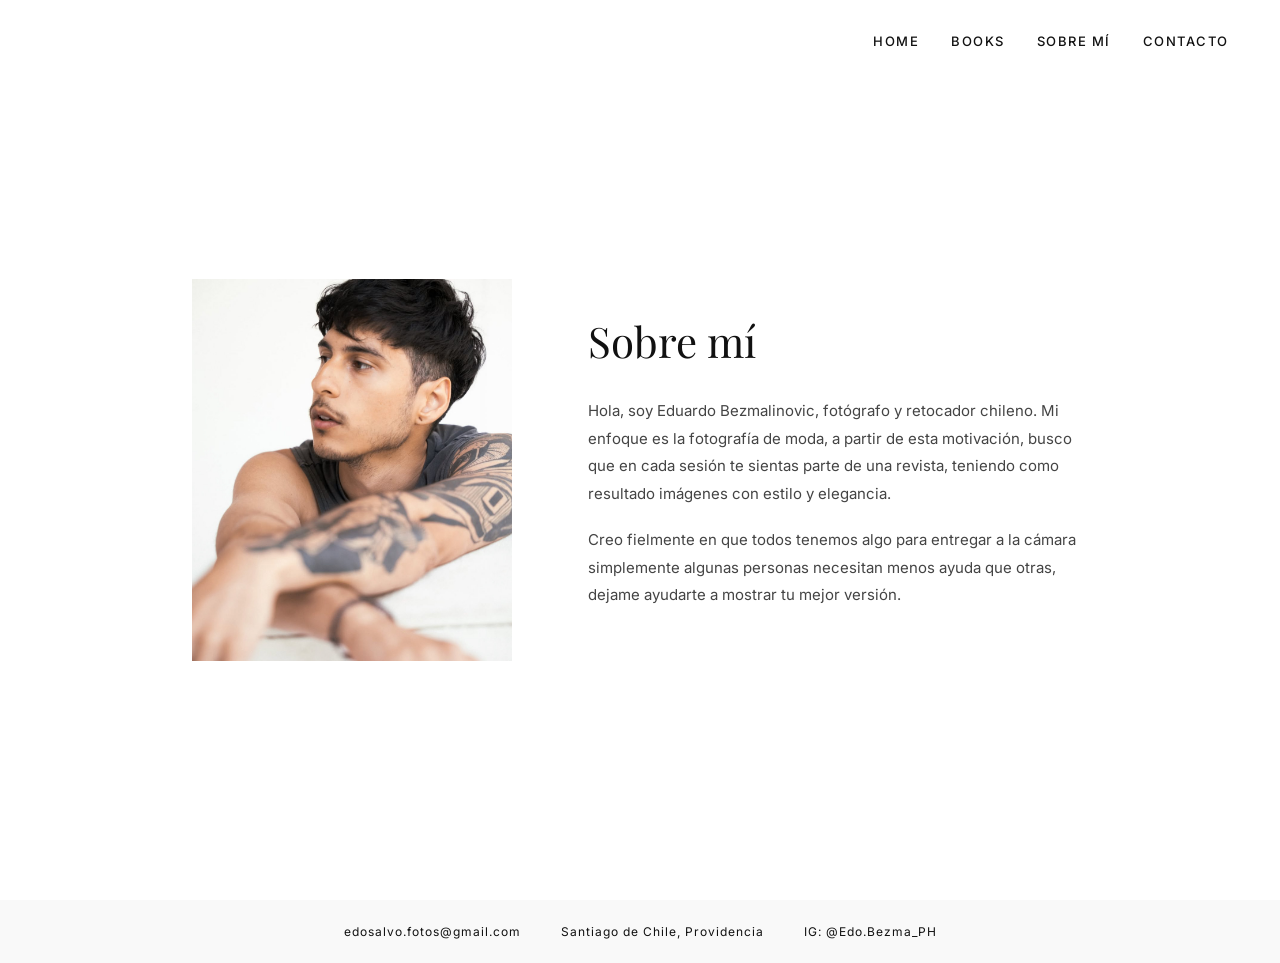
<file: about.html>
<!DOCTYPE html>
<html lang="es">
<head>
  <meta charset="UTF-8">
  <meta name="viewport" content="width=device-width, initial-scale=1.0">
  <title>Sobre mí | Bezma Studio</title>

  <link href="https://fonts.googleapis.com/css2?family=Inter:wght@300;400;500&family=Playfair+Display:wght@400;500;600&display=swap" rel="stylesheet">
  <link rel="stylesheet" href="style.css">
</head>

<body class="about-page inner-page is-loading">

  <!-- MENÚ -->
  <header class="menu">
    <nav>
      <ul>
        <li><a href="index.html">Home</a></li>
        <li><a href="index.html#books">Books</a></li>
        <li><a href="about.html">Sobre mí</a></li>
        <li><a href="contact.html">Contacto</a></li>
      </ul>
    </nav>
  </header>


  <!-- ================================================== -->
  <!-- ABOUT                                              -->
  <!-- ================================================== -->
  <section class="about-section">
    <div class="about-container">

      <div class="about-image">
        <img src="images/yo.jpg" alt="Eduardo Bezmalinovic">
        <!-- ↑ reemplaza "yo.jpg" con tu foto de perfil       -->
        <!-- Formato ideal: vertical, mín 600×800px           -->
      </div>

      <div class="about-text">
        <h2>Sobre mí</h2>

        <!-- ↓ Edita libremente el texto de presentación -->
        <p>
          Hola, soy Eduardo Bezmalinovic, fotógrafo y retocador chileno.
          Mi enfoque es la fotografía de moda, a partir de esta motivación,
          busco que en cada sesión te sientas parte de una revista, teniendo como 
          resultado imágenes con estilo y elegancia.
  
        </p>
        <p>
          Creo fielmente en que todos tenemos algo para entregar a la cámara simplemente
          algunas personas necesitan menos ayuda que otras, dejame ayudarte a mostrar tu mejor
          versión.
        </p>
        <!-- ↑ Puedes agregar más párrafos <p> aquí -->
      </div>

    </div>
  </section>


  <!-- FOOTER -->
  <footer class="footer-line">
    <div class="footer-content">
      <a href="mailto:edosalvo.fotos@gmail.com">edosalvo.fotos@gmail.com</a>
      <span>Santiago de Chile, Providencia</span>
      <a href="https://www.instagram.com/edo.bezma_ph/" target="_blank" rel="noopener">IG: @Edo.Bezma_PH</a>
    </div>
  </footer>


  <!-- JS -->
  <script src="js/menu.js"></script>
  <script src="js/pagetransitions.js"></script>

</body>
</html>
</file>
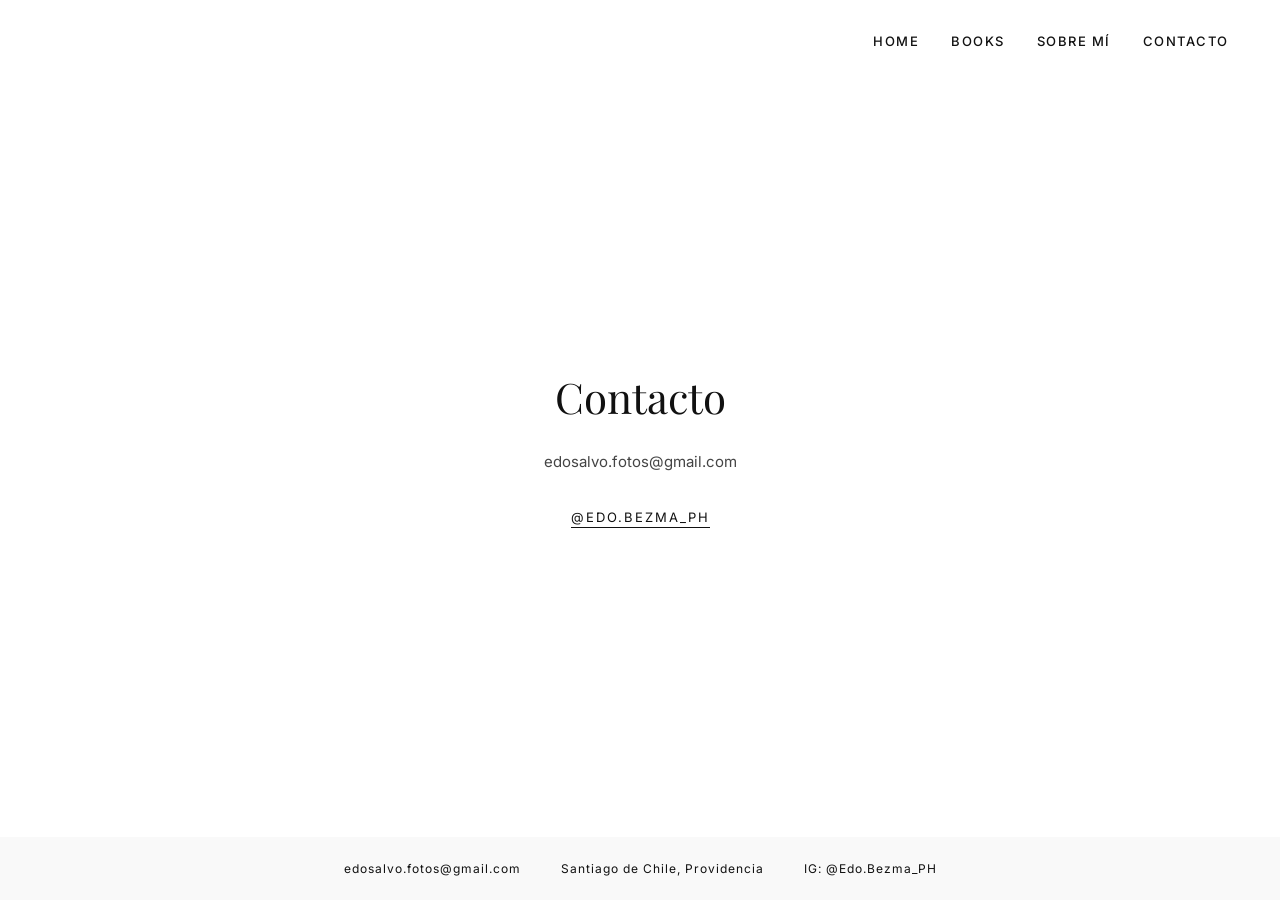
<file: contact.html>
<!DOCTYPE html>
<html lang="es">
<head>
  <meta charset="UTF-8">
  <meta name="viewport" content="width=device-width, initial-scale=1.0">
  <title>Contacto | Bezma Studio</title>

  <link href="https://fonts.googleapis.com/css2?family=Inter:wght@300;400;500&family=Playfair+Display:wght@400;500;600&display=swap" rel="stylesheet">
  <link rel="stylesheet" href="style.css">
</head>

<body class="contact-page inner-page is-loading">
  <div class="page-wrapper">

    <!-- MENÚ -->
    <header>
      <nav class="menu">
        <ul>
          <li><a href="index.html">Home</a></li>
          <li><a href="index.html#books">Books</a></li>
          <li><a href="about.html">Sobre mí</a></li>
          <li><a href="contact.html">Contacto</a></li>
        </ul>
      </nav>
    </header>


    <!-- CONTACT -->
    <main class="contact-main">
      <section class="contact-section">

        <h2>Contacto</h2>

        <!-- ↓ Edita el correo que quieras mostrar -->
        <p>
          <a href="mailto:edosalvo.fotos@gmail.com" style="color:inherit;text-decoration:none;">
            edosalvo.fotos@gmail.com
          </a>
        </p>

        <div class="social-links">
          <!-- ↓ Edita tu usuario de Instagram -->
          <a href="https://www.instagram.com/edo.bezma_ph/" target="_blank" rel="noopener">
            @Edo.Bezma_PH
          </a>
        </div>

      </section>
    </main>


    <!-- FOOTER -->
    <footer class="footer-line">
      <div class="footer-content">
        <a href="mailto:edosalvo.fotos@gmail.com">edosalvo.fotos@gmail.com</a>
        <span>Santiago de Chile, Providencia</span>
        <a href="https://www.instagram.com/edo.bezma_ph/" target="_blank" rel="noopener">IG: @Edo.Bezma_PH</a>
      </div>
    </footer>

  </div>

  <!-- JS -->
  <script src="js/menu.js"></script>
  <script src="js/pagetransitions.js"></script>

</body>
</html>
</file>
<file: style.css>
/* ============================================================
   BEZMA STUDIO — style.css
   Última revisión: producción
   ============================================================ */


/* ============================================================
   1. RESET & VARIABLES
   ============================================================ */

*, *::before, *::after {
  margin: 0;
  padding: 0;
  box-sizing: border-box;
}

:root {
  --color-bg:       #ffffff;
  --color-text:     #111111;
  --color-muted:    #444444;
  --color-border:   #111111;
  --color-footer-bg:#f9f9f9;
  --font-display:   'Playfair Display', serif;
  --font-body:      'Inter', sans-serif;
  --transition-base: 0.4s ease;
}

html {
  scroll-behavior: smooth;
}
html, body, a, button, [role="button"] {
  cursor: none;
}

body {
  font-family: var(--font-body);
  background: var(--color-bg);
  color: var(--color-text);
  opacity: 1;
  transition: opacity 0.5s;
  will-change: opacity;
}

/* Fade in/out para page transitions */
body.is-loading,
body.fade-out {
  opacity: 0;
}


/* ============================================================
   2. MENÚ
   ============================================================ */

.menu {
  position: fixed;
  top: 0;
  right: 0;
  width: 100%;
  z-index: 10000;
  padding: 30px 4%;
  display: flex;
  justify-content: flex-end;
  background: transparent;
  transition: opacity 0.5s ease, background 0.4s ease;
}

.menu ul {
  list-style: none;
  display: flex;
  gap: 32px;
}

.menu a {
  text-decoration: none;
  font-weight: 500;
  font-size: 13px;
  letter-spacing: 1.5px;
  text-transform: uppercase;
  transition: color var(--transition-base), opacity var(--transition-base);
}

.menu a:hover {
  opacity: 0.6;
}

/* Colores adaptativos en Home */
.menu.light a { color: #ffffff; }
.menu.dark  a { color: #111111; }

/* Páginas internas — fondo blanco fijo */
body.about-page   .menu,
body.contact-page .menu {
  background: var(--color-bg);
}

body.about-page   .menu a,
body.contact-page .menu a {
  color: var(--color-text);
}


/* ============================================================
   3. HOME — SLIDESHOW
   ============================================================ */

.slideshow-section {
  position: relative;
  height: 100vh;
  overflow: hidden;
}

.slideshow img {
  width: 100%;
  height: 100%;
  object-fit: cover;
  position: absolute;
  top: 0;
  left: 0;
  opacity: 0;
  transition: opacity 2s ease;
  /* Evita taint en canvas para getBrightness */
  cross-origin: anonymous;
}

.slideshow img.active {
  opacity: 1;
}


/* ============================================================
   4. HERO
   ============================================================ */

.hero-text {
  position: absolute;
  top: 50%;
  left: 50%;
  transform: translate(-50%, -50%);
  text-align: center;
  will-change: transform;
  pointer-events: none;
}

.hero-text h1 {
  font-family: var(--font-display);
  font-size: clamp(44px, 8vw, 80px);
  font-weight: 500;
  letter-spacing: 3px;
  line-height: 1.1;
}

.hero-text p {
  font-family: var(--font-body);
  font-size: clamp(13px, 2vw, 18px);
  margin-top: 16px;
  letter-spacing: 3px;
  font-weight: 300;
  text-transform: uppercase;
}

.adaptive-text.light { color: #f5f5f5; }
.adaptive-text.dark  { color: #111111; }


/* ============================================================
   5. BOOKS
   ============================================================ */

section {
  scroll-margin-top: 100px;
}

#books {
  min-height: 100vh;
  padding: 100px 8% 80px;
  text-align: center;
  display: flex;
  flex-direction: column;
}

#books h2 {
  font-family: var(--font-display);
  font-size: clamp(28px, 4vw, 42px);
  font-weight: 500;
  letter-spacing: 3px;
  margin-bottom: 60px;
  text-transform: uppercase;
}

.books-grid {
  display: grid;
  grid-template-columns: repeat(auto-fit, minmax(280px, 1fr));
  gap: 60px;
}

.book img {
  width: 100%;
  height: auto;
  aspect-ratio: 9 / 16; /* proporción vertical 1080×1920 */
  object-fit: cover;
  transition: transform var(--transition-base);
  cursor: none;
  display: block;
}

.book img:hover {
  transform: scale(1.03);
}

.book h3 {
  font-family: var(--font-display);
  font-size: 22px;
  margin-top: 20px;
  font-weight: 400;
}

.book p {
  font-family: var(--font-body);
  font-size: 14px;
  margin: 8px 0 16px;
  color: var(--color-muted);
  letter-spacing: 0.5px;
}

.book button {
  font-family: var(--font-body);
  font-size: 12px;
  letter-spacing: 2px;
  text-transform: uppercase;
  padding: 10px 24px;
  border: 1px solid var(--color-border);
  background: transparent;
  cursor: pointer;
  transition: background var(--transition-base), color var(--transition-base);
}

.book button:hover {
  background: var(--color-text);
  color: var(--color-bg);
}


/* ============================================================
   6. EDITORIAL — CARRUSEL INFINITO
   ============================================================ */

.editorial-section {
  padding: 120px 0 100px;
  overflow: hidden;
  background: var(--color-bg);
}

.section-title {
  text-align: center;
  font-family: var(--font-body);
  font-size: 11px;
  letter-spacing: 8px;
  font-weight: 400;
  text-transform: uppercase;
  margin-bottom: 80px;
  color: var(--color-muted);
}

.editorial-wrapper {
  position: relative;
  overflow: hidden;
  width: 100%;
  cursor: none;
  /* Permite gestos táctiles horizontales en móvil */
  touch-action: pan-x;
}

.editorial-wrapper:active {
  cursor: none;
}

@media (hover: none) and (pointer: coarse) {
  .editorial-wrapper {
    cursor: auto;
  }
}

.editorial-track {
  display: flex;
  gap: 32px;
  will-change: transform;
}

.editorial-card {
  flex: 0 0 38%;
  text-decoration: none;
  color: inherit;
  display: block;
}

.editorial-card img {
  width: 100%;
  height: 320px;
  object-fit: cover;
  transition: transform 0.6s ease;
  display: block;
}

.editorial-card:hover img {
  transform: scale(1.04);
}

.editorial-card h3 {
  margin-top: 16px;
  font-family: var(--font-display);
  font-size: 16px;
  letter-spacing: 2px;
  font-weight: 400;
  text-align: center;
}


/* ============================================================
   7. MODAL
   ============================================================ */

.modal {
  display: none;
  position: fixed;
  z-index: 50000;
  inset: 0;
  background: rgba(0, 0, 0, 0.45);
  justify-content: center;
  align-items: center;
  padding: 20px;
}

.modal-content {
  background: rgba(255, 255, 255, 0.96);
  backdrop-filter: blur(12px);
  -webkit-backdrop-filter: blur(12px);
  padding: 48px 40px;
  border-radius: 4px;
  width: 100%;
  max-width: 560px;
  max-height: 90vh;
  overflow-y: auto;
  text-align: left;
  position: relative;
}

.modal-content h3 {
  font-family: var(--font-display);
  font-size: 28px;
  font-weight: 400;
  margin-bottom: 16px;
}

.modal-content p {
  font-family: var(--font-body);
  font-size: 15px;
  line-height: 1.7;
  color: var(--color-muted);
  margin-bottom: 10px;
}

.modal .close {
  position: absolute;
  top: 16px;
  right: 20px;
  font-size: 24px;
  cursor: pointer;
  color: var(--color-text);
  font-weight: 300;
  line-height: 1;
  transition: opacity var(--transition-base);
}

.modal .close:hover {
  opacity: 0.5;
}


/* ============================================================
   8. ABOUT
   ============================================================ */

/* Desktop: página estática sin scroll */
body.about-page {
  overflow: hidden;
  height: 100vh;
}

.about-section {
  height: 100vh;
  display: flex;
  justify-content: center;
  align-items: center;
  padding: 120px 8% 80px;
  box-sizing: border-box;
  overflow: hidden;
}

/* Móvil: scroll libre, todo visible */
@media screen and (max-width: 600px) {
  body.about-page {
    overflow-y: auto;
    height: auto;
  }
  

  .about-section {
    height: auto;
    min-height: 100vh;
    overflow: visible;
    padding: 100px 6% 40px;
  }

  .about-container {
    flex-direction: column;
    align-items: center;
    text-align: center;
    gap: 24px;
  }

  .about-image img {
    width: 160px;
  }

  .about-text h2 {
    font-size: 26px;
    margin-bottom: 14px;
  }

  .about-text p {
    font-size: 14px;
    line-height: 1.75;
  }
}

.about-container {
  display: flex;
  align-items: center;
  justify-content: center;
  gap: clamp(40px, 6vw, 100px);
  max-width: 1000px;
  margin: 0 auto;
  width: 100%;
}

.about-image {
  flex: 0 0 auto;
}

.about-image img {
  width: clamp(180px, 25vw, 320px);
  height: auto;
  object-fit: cover;
  display: block;
}

.about-text {
  flex: 1;
  min-width: 0;
  max-width: 500px;
}

.about-text h2 {
  font-family: var(--font-display);
  font-size: clamp(28px, 4vw, 42px);
  font-weight: 400;
  margin-bottom: 28px;
}

.about-text p {
  font-family: var(--font-body);
  font-size: 15px;
  line-height: 1.85;
  margin-bottom: 18px;
  color: var(--color-muted);
}


/* ============================================================
   9. CONTACT
   ============================================================ */

.page-wrapper {
  display: flex;
  flex-direction: column;
  min-height: 100vh;
}

main.contact-main {
  flex: 1;
  display: flex;
  align-items: center;
  justify-content: center;
  padding: 120px 8% 60px;
}

.contact-section {
  text-align: center;
}

.contact-section h2 {
  font-family: var(--font-display);
  font-size: clamp(28px, 4vw, 42px);
  font-weight: 400;
  margin-bottom: 24px;
}

.contact-section p {
  font-family: var(--font-body);
  font-size: 15px;
  line-height: 1.7;
  margin-bottom: 14px;
  color: var(--color-muted);
}

.social-links {
  margin-top: 32px;
}

.social-links a {
  font-family: var(--font-body);
  display: inline-block;
  color: var(--color-text);
  text-decoration: none;
  font-size: 13px;
  letter-spacing: 2px;
  text-transform: uppercase;
  border-bottom: 1px solid var(--color-text);
  padding-bottom: 2px;
  transition: opacity var(--transition-base);
}

.social-links a:hover {
  opacity: 0.5;
}


/* ============================================================
   10. FOOTER
   ============================================================ */

footer.footer-line {
  padding: 24px 8%;
  background: var(--color-footer-bg);
  font-family: var(--font-body);
  font-size: 12px;
  letter-spacing: 1px;
  color: var(--color-text);
  display: flex;
  justify-content: center;
  align-items: center;
}

.footer-content {
  display: flex;
  justify-content: center;
  align-items: center;
  gap: 40px;
  flex-wrap: wrap;
  text-align: center;
}

footer.footer-line a {
  color: var(--color-text);
  text-decoration: none;
  transition: opacity var(--transition-base);
}

footer.footer-line a:hover {
  opacity: 0.5;
}


/* ============================================================
   11. RESPONSIVE
   ============================================================ */

@media screen and (max-width: 900px) {
  .editorial-card { flex: 0 0 60%; }
  .editorial-card img { height: 280px; }
}

@media screen and (max-width: 600px) {
  /* Menú */
  .menu {
    padding: 18px 5%;
  }
  .menu ul {
    gap: 20px;
  }
  .menu a {
    font-size: 11px;
    letter-spacing: 1px;
  }

  /* About */
  .about-container {
    flex-direction: column;
    text-align: center;
  }
  .about-text p {
    font-size: 14px;
  }

  /* Editorial */
  .editorial-card { flex: 0 0 85%; }
  .editorial-card img { height: 260px; }

  /* Footer — legible en móvil */
  .footer-content {
    gap: 16px;
    font-size: 11px;
  }
  footer.footer-line {
    padding: 20px 5%;
  }

  /* Modal */
  .modal-content {
    padding: 36px 24px;
  }
}


/* ============================================================
   MODAL — lista de descripción
   ============================================================ */

#modal-description ul {
  list-style: none;
  margin-top: 8px;
}

#modal-description ul li {
  font-family: var(--font-body);
  font-size: 14px;
  line-height: 1.7;
  color: var(--color-muted);
  padding: 6px 0;
  border-bottom: 1px solid rgba(0,0,0,0.06);
  padding-left: 16px;
  position: relative;
}

#modal-description ul li::before {
  content: '—';
  position: absolute;
  left: 0;
  color: #bbb;
}


/* ============================================================
   MODAL — botón Agendar (WhatsApp)
   ============================================================ */

.whatsapp-btn {
  display: inline-block;
  margin-top: 28px;
  padding: 12px 32px;
  font-family: var(--font-body);
  font-size: 12px;
  letter-spacing: 2.5px;
  text-transform: uppercase;
  text-decoration: none;
  color: var(--color-bg);
  background: var(--color-text);
  border: 1px solid var(--color-text);
  transition: background 0.3s ease, color 0.3s ease;
  cursor: pointer;
}

.whatsapp-btn:hover {
  background: transparent;
  color: var(--color-text);
}


/* ============================================================
   BOOKS — card Polas centrada arriba
   ============================================================ */

.books-grid--top {
  display: flex;
  justify-content: center;
  margin-bottom: 60px;
}

.books-grid--top .book {
  width: 100%;
  max-width: 340px;
}


/* ============================================================
   MODAL — aparición suave
   ============================================================ */

.modal {
  opacity: 0;
  transition: opacity 0.35s ease;
  pointer-events: none;
}

.modal.is-open {
  opacity: 1;
  pointer-events: all;
}

.modal-content {
  transform: translateY(18px);
  transition: transform 0.4s cubic-bezier(0.22, 1, 0.36, 1), opacity 0.35s ease;
  opacity: 0;
}

.modal.is-open .modal-content {
  transform: translateY(0);
  opacity: 1;
}

@media (hover: none) and (pointer: coarse) {
  #cursor, #cursor-ring {
    display: none;
  }
}
</file>
